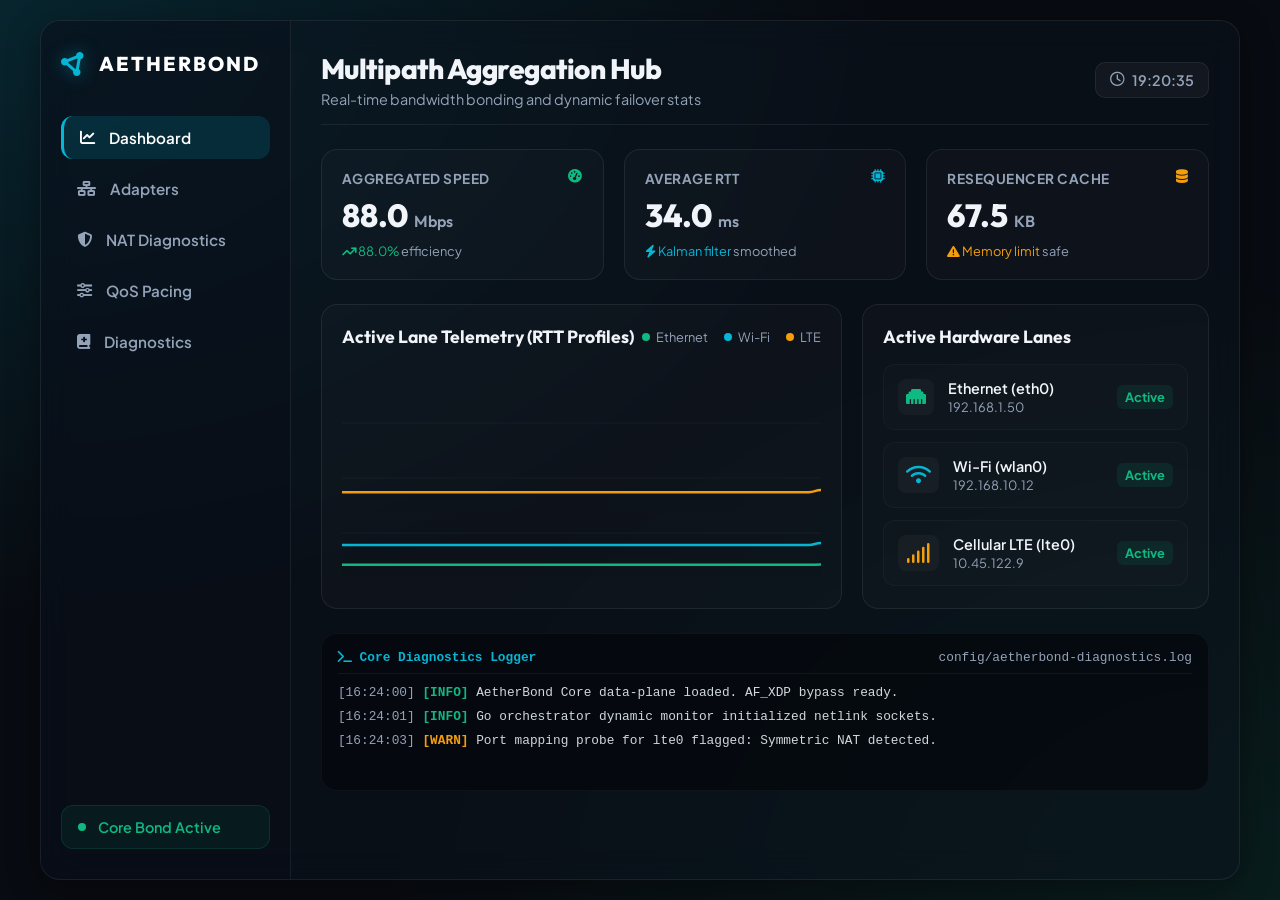
<file: aetherbond-gui/ui/index.html>
<!DOCTYPE html>
<html lang="en">
<head>
  <meta charset="UTF-8">
  <meta name="viewport" content="width=device-width, initial-scale=1.0">
  <title>AetherBond Multipath Aggregator</title>
  <link rel="preconnect" href="https://fonts.googleapis.com">
  <link rel="preconnect" href="https://fonts.gstatic.com" crossorigin>
  <link href="https://fonts.googleapis.com/css2?family=Outfit:wght@300;400;600;800&family=Plus+Jakarta+Sans:wght@300;400;600;700&display=swap" rel="stylesheet">
  <link rel="stylesheet" href="https://cdnjs.cloudflare.com/ajax/libs/font-awesome/6.4.0/css/all.min.css">
  <link rel="stylesheet" href="style.css">
</head>
<body>
  <div class="glass-container">
    <!-- Sidebar Navigation -->
    <aside class="sidebar">
      <div class="logo">
        <i class="fa-solid fa-circle-nodes logo-icon"></i>
        <span>AETHERBOND</span>
      </div>
      <nav class="nav-menu">
        <a href="#" class="nav-item active"><i class="fa-solid fa-chart-line"></i> Dashboard</a>
        <a href="#" class="nav-item"><i class="fa-solid fa-network-wired"></i> Adapters</a>
        <a href="#" class="nav-item" id="btn-trigger-nat"><i class="fa-solid fa-shield-halved"></i> NAT Diagnostics</a>
        <a href="#" class="nav-item"><i class="fa-solid fa-sliders"></i> QoS Pacing</a>
        <a href="#" class="nav-item"><i class="fa-solid fa-book-medical"></i> Diagnostics</a>
      </nav>
      <div class="connection-status connected">
        <div class="pulse-indicator"></div>
        <span>Core Bond Active</span>
      </div>
    </aside>

    <!-- Main Workspace -->
    <main class="main-content">
      <header class="header">
        <div class="header-title">
          <h1>Multipath Aggregation Hub</h1>
          <p>Real-time bandwidth bonding and dynamic failover stats</p>
        </div>
        <div class="system-time">
          <i class="fa-regular fa-clock"></i> <span id="clock-display">00:00:00</span>
        </div>
      </header>

      <!-- Stat Cards -->
      <section class="metrics-grid">
        <div class="metric-card">
          <div class="card-header">
            <span>Aggregated Speed</span>
            <i class="fa-solid fa-gauge-high text-emerald"></i>
          </div>
          <div class="card-value" id="val-total-speed">88.0 <span class="unit">Mbps</span></div>
          <div class="card-footer">
            <span class="text-emerald"><i class="fa-solid fa-arrow-trend-up"></i> 88.0%</span> efficiency
          </div>
        </div>

        <div class="metric-card">
          <div class="card-header">
            <span>Average RTT</span>
            <i class="fa-solid fa-microchip text-cyan"></i>
          </div>
          <div class="card-value" id="val-avg-rtt">11.2 <span class="unit">ms</span></div>
          <div class="card-footer">
            <span class="text-cyan"><i class="fa-solid fa-bolt"></i> Kalman filter</span> smoothed
          </div>
        </div>

        <div class="metric-card">
          <div class="card-header">
            <span>Resequencer Cache</span>
            <i class="fa-solid fa-database text-amber"></i>
          </div>
          <div class="card-value" id="val-buffer-size">67.5 <span class="unit">KB</span></div>
          <div class="card-footer">
            <span class="text-amber"><i class="fa-solid fa-triangle-exclamation"></i> Memory limit</span> safe
          </div>
        </div>
      </section>

      <!-- Dynamic Chart and Lanes -->
      <div class="dashboard-body">
        <!-- Live Traffic Graph -->
        <section class="chart-section">
          <div class="section-header">
            <h2>Active Lane Telemetry (RTT Profiles)</h2>
            <div class="chart-legend">
              <span class="legend-item"><span class="bullet eth"></span> Ethernet</span>
              <span class="legend-item"><span class="bullet wifi"></span> Wi-Fi</span>
              <span class="legend-item"><span class="bullet lte"></span> LTE</span>
            </div>
          </div>
          <div class="chart-container">
            <canvas id="telemetry-chart"></canvas>
          </div>
        </section>

        <!-- Lane Interface List -->
        <section class="lanes-section">
          <h2>Active Hardware Lanes</h2>
          <div class="lanes-list" id="lanes-container">
            <!-- Dynamic elements will load here -->
            <div class="lane-item">
              <div class="lane-info">
                <i class="fa-solid fa-ethernet lane-icon eth"></i>
                <div>
                  <div class="lane-name">eth0 (Ethernet Connection)</div>
                  <div class="lane-ip">192.168.1.50</div>
                </div>
              </div>
              <div class="lane-status online">Active</div>
            </div>

            <div class="lane-item">
              <div class="lane-info">
                <i class="fa-solid fa-wifi lane-icon wifi"></i>
                <div>
                  <div class="lane-name">wlan0 (Wi-Fi Channel)</div>
                  <div class="lane-ip">192.168.10.12</div>
                </div>
              </div>
              <div class="lane-status online">Active</div>
            </div>

            <div class="lane-item">
              <div class="lane-info">
                <i class="fa-solid fa-signal lane-icon lte"></i>
                <div>
                  <div class="lane-name">lte0 (Cellular Network)</div>
                  <div class="lane-ip">10.45.122.9</div>
                </div>
              </div>
              <div class="lane-status online">Active</div>
            </div>
          </div>
        </section>
      </div>

      <!-- NAT Profile Diagnostics Section -->
      <section class="nat-section hidden" id="nat-diagnostic-panel">
        <div class="section-header">
          <h2>RFC 5389 STUN NAT Classification Diagnostics</h2>
          <button class="btn btn-close" id="btn-close-nat"><i class="fa-solid fa-xmark"></i></button>
        </div>
        <div class="nat-grid" id="nat-profiles-container">
          <div class="loading-spinner">
            <i class="fa-solid fa-spinner fa-spin"></i> Performing symmetric NAT discovery probes...
          </div>
        </div>
      </section>

      <!-- Logging console -->
      <footer class="console-section">
        <div class="console-header">
          <span><i class="fa-solid fa-terminal"></i> Core Diagnostics Logger</span>
          <span class="log-file-path">config/aetherbond-diagnostics.log</span>
        </div>
        <div class="console-body" id="log-console">
          <div class="log-line"><span class="log-time">[16:24:00]</span> <span class="log-level info">[INFO]</span> AetherBond Core data-plane loaded. AF_XDP bypass ready.</div>
          <div class="log-line"><span class="log-time">[16:24:01]</span> <span class="log-level info">[INFO]</span> Go orchestrator dynamic monitor initialized netlink sockets.</div>
          <div class="log-line"><span class="log-time">[16:24:03]</span> <span class="log-level warn">[WARN]</span> Port mapping probe for lte0 flagged: Symmetric NAT detected.</div>
        </div>
      </footer>
    </main>
  </div>

  <script src="app.js"></script>
</body>
</html>
</file>
<file: aetherbond-gui/ui/style.css>
/* AetherBond Premium Dark-Mode Glassmorphism Design System */

:root {
  --bg-base: #080b11;
  --bg-glass: rgba(13, 20, 32, 0.45);
  --border-glass: rgba(255, 255, 255, 0.07);
  --text-primary: #f1f5f9;
  --text-muted: #94a3b8;
  
  /* High-fidelity tailormade accents */
  --accent-emerald: #10b981;
  --accent-cyan: #06b6d4;
  --accent-amber: #f59e0b;
  --accent-rose: #f43f5e;
  
  --shadow-main: 0 8px 32px 0 rgba(0, 0, 0, 0.37);
  --font-main: 'Plus Jakarta Sans', sans-serif;
  --font-title: 'Outfit', sans-serif;
}

* {
  box-sizing: border-box;
  margin: 0;
  padding: 0;
}

body {
  background-color: var(--bg-base);
  background-image: 
    radial-gradient(at 0% 0%, rgba(6, 182, 212, 0.15) 0px, transparent 50%),
    radial-gradient(at 100% 100%, rgba(16, 185, 129, 0.1) 0px, transparent 50%);
  color: var(--text-primary);
  font-family: var(--font-main);
  height: 100vh;
  overflow: hidden;
  display: flex;
  justify-content: center;
  align-items: center;
  padding: 20px;
}

/* Glassmorphism Outer Container */
.glass-container {
  background: var(--bg-glass);
  backdrop-filter: blur(16px);
  -webkit-backdrop-filter: blur(16px);
  border: 1px solid var(--border-glass);
  border-radius: 20px;
  width: 100%;
  max-width: 1200px;
  height: 100%;
  display: flex;
  box-shadow: var(--shadow-main);
  overflow: hidden;
}

/* Sidebar Styling */
.sidebar {
  width: 250px;
  border-right: 1px solid var(--border-glass);
  background: rgba(8, 12, 21, 0.3);
  padding: 30px 20px;
  display: flex;
  flex-direction: column;
  justify-content: space-between;
}

.logo {
  display: flex;
  align-items: center;
  gap: 12px;
  font-family: var(--font-title);
  font-weight: 800;
  font-size: 1.25rem;
  letter-spacing: 2px;
  color: #fff;
  margin-bottom: 40px;
}

.logo-icon {
  font-size: 1.5rem;
  color: var(--accent-cyan);
  filter: drop-shadow(0 0 8px rgba(6, 182, 212, 0.5));
}

.nav-menu {
  display: flex;
  flex-direction: column;
  gap: 8px;
  flex-grow: 1;
}

.nav-item {
  display: flex;
  align-items: center;
  gap: 14px;
  color: var(--text-muted);
  text-decoration: none;
  padding: 12px 16px;
  border-radius: 12px;
  font-size: 0.95rem;
  font-weight: 600;
  transition: all 0.3s ease;
}

.nav-item:hover {
  color: #fff;
  background: rgba(255, 255, 255, 0.03);
}

.nav-item.active {
  color: #fff;
  background: rgba(6, 182, 212, 0.15);
  border-left: 3px solid var(--accent-cyan);
}

.connection-status {
  display: flex;
  align-items: center;
  gap: 12px;
  background: rgba(16, 185, 129, 0.08);
  border: 1px solid rgba(16, 185, 129, 0.15);
  padding: 12px 16px;
  border-radius: 12px;
  font-weight: 600;
  font-size: 0.9rem;
}

.connection-status.connected {
  color: var(--accent-emerald);
}

.pulse-indicator {
  width: 8px;
  height: 8px;
  background: var(--accent-emerald);
  border-radius: 50%;
  box-shadow: 0 0 0 0 rgba(16, 185, 129, 0.7);
  animation: pulse 1.6s infinite;
}

@keyframes pulse {
  0% {
    transform: scale(0.95);
    box-shadow: 0 0 0 0 rgba(16, 185, 129, 0.7);
  }
  70% {
    transform: scale(1);
    box-shadow: 0 0 0 6px rgba(16, 185, 129, 0);
  }
  100% {
    transform: scale(0.95);
    box-shadow: 0 0 0 0 rgba(16, 185, 129, 0);
  }
}

/* Main Content Workspace */
.main-content {
  flex-grow: 1;
  padding: 30px;
  display: flex;
  flex-direction: column;
  gap: 24px;
  overflow-y: auto;
}

.header {
  display: flex;
  justify-content: space-between;
  align-items: center;
  border-bottom: 1px solid var(--border-glass);
  padding-bottom: 16px;
}

.header-title h1 {
  font-family: var(--font-title);
  font-size: 1.75rem;
  font-weight: 800;
  letter-spacing: -0.5px;
}

.header-title p {
  color: var(--text-muted);
  font-size: 0.9rem;
  margin-top: 4px;
}

.system-time {
  background: rgba(255, 255, 255, 0.04);
  border: 1px solid var(--border-glass);
  padding: 8px 14px;
  border-radius: 10px;
  font-size: 0.9rem;
  font-weight: 600;
  color: var(--text-muted);
  display: flex;
  align-items: center;
  gap: 8px;
}

/* Stat Cards */
.metrics-grid {
  display: grid;
  grid-template-columns: repeat(3, 1fr);
  gap: 20px;
}

.metric-card {
  background: rgba(255, 255, 255, 0.02);
  border: 1px solid var(--border-glass);
  border-radius: 16px;
  padding: 20px;
  display: flex;
  flex-direction: column;
  gap: 8px;
  transition: transform 0.3s ease;
}

.metric-card:hover {
  transform: translateY(-2px);
  background: rgba(255, 255, 255, 0.04);
}

.card-header {
  display: flex;
  justify-content: space-between;
  color: var(--text-muted);
  font-size: 0.85rem;
  font-weight: 700;
  text-transform: uppercase;
  letter-spacing: 0.5px;
}

.card-value {
  font-family: var(--font-title);
  font-size: 2rem;
  font-weight: 800;
}

.card-value .unit {
  font-size: 1rem;
  font-weight: 600;
  color: var(--text-muted);
}

.card-footer {
  font-size: 0.8rem;
  color: var(--text-muted);
}

.text-emerald { color: var(--accent-emerald); }
.text-cyan { color: var(--accent-cyan); }
.text-amber { color: var(--accent-amber); }

/* Dashboard Body split */
.dashboard-body {
  display: grid;
  grid-template-columns: 3fr 2fr;
  gap: 20px;
}

.chart-section, .lanes-section, .nat-section {
  background: rgba(255, 255, 255, 0.02);
  border: 1px solid var(--border-glass);
  border-radius: 16px;
  padding: 20px;
}

.section-header {
  display: flex;
  justify-content: space-between;
  align-items: center;
  margin-bottom: 20px;
}

.chart-section h2, .lanes-section h2, .nat-section h2 {
  font-family: var(--font-title);
  font-size: 1.1rem;
  font-weight: 700;
}

.chart-legend {
  display: flex;
  gap: 16px;
  font-size: 0.8rem;
}

.legend-item {
  display: flex;
  align-items: center;
  gap: 6px;
  color: var(--text-muted);
}

.bullet {
  width: 8px;
  height: 8px;
  border-radius: 50%;
}

.bullet.eth { background: var(--accent-emerald); }
.bullet.wifi { background: var(--accent-cyan); }
.bullet.lte { background: var(--accent-amber); }

.chart-container {
  height: 220px;
  position: relative;
  width: 100%;
}

/* Lanes List container */
.lanes-list {
  display: flex;
  flex-direction: column;
  gap: 12px;
  margin-top: 16px;
}

.lane-item {
  display: flex;
  justify-content: space-between;
  align-items: center;
  padding: 14px;
  border-radius: 12px;
  background: rgba(255, 255, 255, 0.01);
  border: 1px solid rgba(255, 255, 255, 0.03);
}

.lane-info {
  display: flex;
  align-items: center;
  gap: 14px;
}

.lane-icon {
  font-size: 1.25rem;
  padding: 8px;
  border-radius: 8px;
  background: rgba(255, 255, 255, 0.03);
}

.lane-icon.eth { color: var(--accent-emerald); }
.lane-icon.wifi { color: var(--accent-cyan); }
.lane-icon.lte { color: var(--accent-amber); }

.lane-name {
  font-weight: 600;
  font-size: 0.9rem;
}

.lane-ip {
  font-size: 0.8rem;
  color: var(--text-muted);
  margin-top: 2px;
}

.lane-status {
  font-size: 0.8rem;
  font-weight: 700;
  padding: 4px 8px;
  border-radius: 6px;
}

.lane-status.online {
  background: rgba(16, 185, 129, 0.1);
  color: var(--accent-emerald);
}

.lane-status.offline {
  background: rgba(244, 63, 94, 0.1);
  color: var(--accent-rose);
}

/* RFC 5389 NAT Section */
.nat-section.hidden {
  display: none;
}

.btn-close {
  background: none;
  border: none;
  color: var(--text-muted);
  cursor: pointer;
  font-size: 1rem;
  padding: 4px;
  border-radius: 4px;
  transition: all 0.2s ease;
}

.btn-close:hover {
  color: #fff;
  background: rgba(255, 255, 255, 0.05);
}

.nat-grid {
  display: grid;
  grid-template-columns: repeat(3, 1fr);
  gap: 16px;
  margin-top: 10px;
}

.nat-card {
  padding: 16px;
  border-radius: 12px;
  background: rgba(255, 255, 255, 0.01);
  border: 1px solid rgba(255, 255, 255, 0.03);
  display: flex;
  flex-direction: column;
  gap: 8px;
}

.nat-card h3 {
  font-family: var(--font-title);
  font-size: 0.95rem;
  font-weight: 700;
  border-bottom: 1px solid var(--border-glass);
  padding-bottom: 6px;
  color: var(--accent-cyan);
}

.nat-detail {
  font-size: 0.8rem;
  color: var(--text-muted);
}

.nat-detail strong {
  color: var(--text-primary);
}

.loading-spinner {
  grid-column: span 3;
  text-align: center;
  padding: 30px;
  color: var(--text-muted);
  font-size: 0.9rem;
}

/* Logging console styling */
.console-section {
  background: rgba(4, 6, 10, 0.6);
  border: 1px solid rgba(255, 255, 255, 0.04);
  border-radius: 16px;
  padding: 16px;
  font-family: 'Courier New', Courier, monospace;
}

.console-header {
  display: flex;
  justify-content: space-between;
  font-size: 0.8rem;
  color: var(--accent-cyan);
  border-bottom: 1px solid rgba(255, 255, 255, 0.05);
  padding-bottom: 8px;
  margin-bottom: 10px;
  font-weight: 700;
}

.log-file-path {
  color: var(--text-muted);
  font-weight: 400;
}

.console-body {
  height: 90px;
  overflow-y: auto;
  display: flex;
  flex-direction: column;
  gap: 6px;
  font-size: 0.8rem;
  padding-right: 6px;
}

.console-body::-webkit-scrollbar {
  width: 4px;
}

.console-body::-webkit-scrollbar-thumb {
  background: rgba(255, 255, 255, 0.08);
  border-radius: 2px;
}

.log-line {
  color: #cfd8dc;
  line-height: 1.4;
}

.log-time {
  color: var(--text-muted);
}

.log-level {
  font-weight: bold;
}

.log-level.info { color: var(--accent-emerald); }
.log-level.warn { color: var(--accent-amber); }
.log-level.error { color: var(--accent-rose); }
</file>
